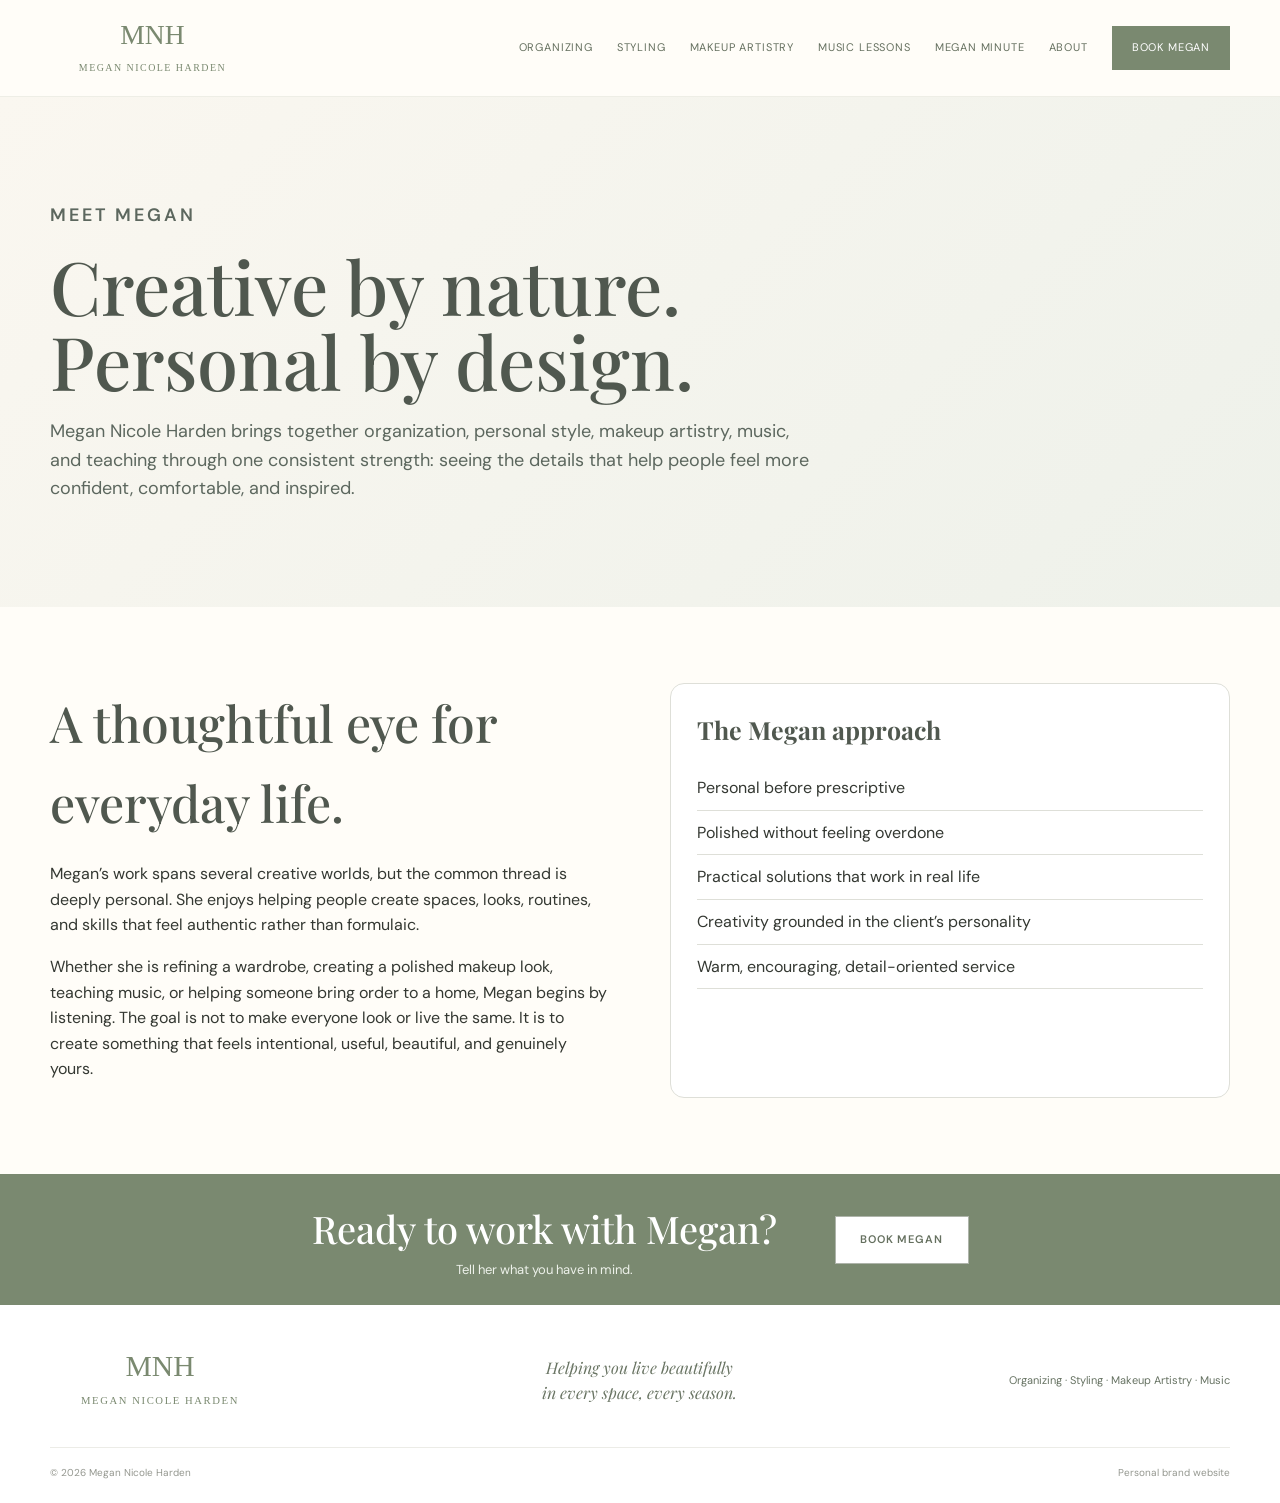
<file: about.html>
<!doctype html><html lang="en"><head><meta charset="utf-8"><meta name="viewport" content="width=device-width,initial-scale=1"><title>About Megan | Megan Nicole Harden</title><link rel="stylesheet" href="styles.css"></head><body><header class="site-header"><div class="shell header-inner"><a href="index.html"><img class="brand-logo" src="website-logo.svg" alt="Megan Nicole Harden"></a><button class="menu-toggle" data-menu-toggle aria-expanded="false"><span></span><span></span></button><nav class="nav" data-nav><a href="https://sage-stagehomeorganization.com/">Organizing</a><a href="styling.html">Styling</a><a href="makeup.html">Makeup Artistry</a><a href="music.html">Music Lessons</a><a href="megan-minute.html">Megan Minute</a><a href="about.html">About</a><a class="nav-cta" href="contact.html">Book Megan</a></nav></div></header><main><section class="page-hero"><div class="shell"><p class="mini">MEET MEGAN</p><h1>Creative by nature.<br>Personal by design.</h1><p>Megan Nicole Harden brings together organization, personal style, makeup artistry, music, and teaching through one consistent strength: seeing the details that help people feel more confident, comfortable, and inspired.</p></div></section><section class="page-section"><div class="shell two-col"><div><h2>A thoughtful eye for everyday life.</h2><p>Megan’s work spans several creative worlds, but the common thread is deeply personal. She enjoys helping people create spaces, looks, routines, and skills that feel authentic rather than formulaic.</p><p>Whether she is refining a wardrobe, creating a polished makeup look, teaching music, or helping someone bring order to a home, Megan begins by listening. The goal is not to make everyone look or live the same. It is to create something that feels intentional, useful, beautiful, and genuinely yours.</p></div><div class="info-card"><h3>The Megan approach</h3><ul class="checklist"><li>Personal before prescriptive</li><li>Polished without feeling overdone</li><li>Practical solutions that work in real life</li><li>Creativity grounded in the client’s personality</li><li>Warm, encouraging, detail-oriented service</li></ul></div></div></section><section class="cta"><div class="shell cta-inner"><div><h2>Ready to work with Megan?</h2><p>Tell her what you have in mind.</p></div><a class="btn secondary" href="contact.html">Book Megan</a></div></section></main><footer><div class="shell"><div class="footer-grid"><img class="footer-logo" src="website-logo.svg"><div class="footer-tag">Helping you live beautifully<br>in every space, every season.</div><div class="footer-right">Organizing · Styling · Makeup Artistry · Music</div></div><div class="footer-bottom"><span>© 2026 Megan Nicole Harden</span><span>Personal brand website</span></div></div></footer><script src="script.js"></script></body></html>
</file>
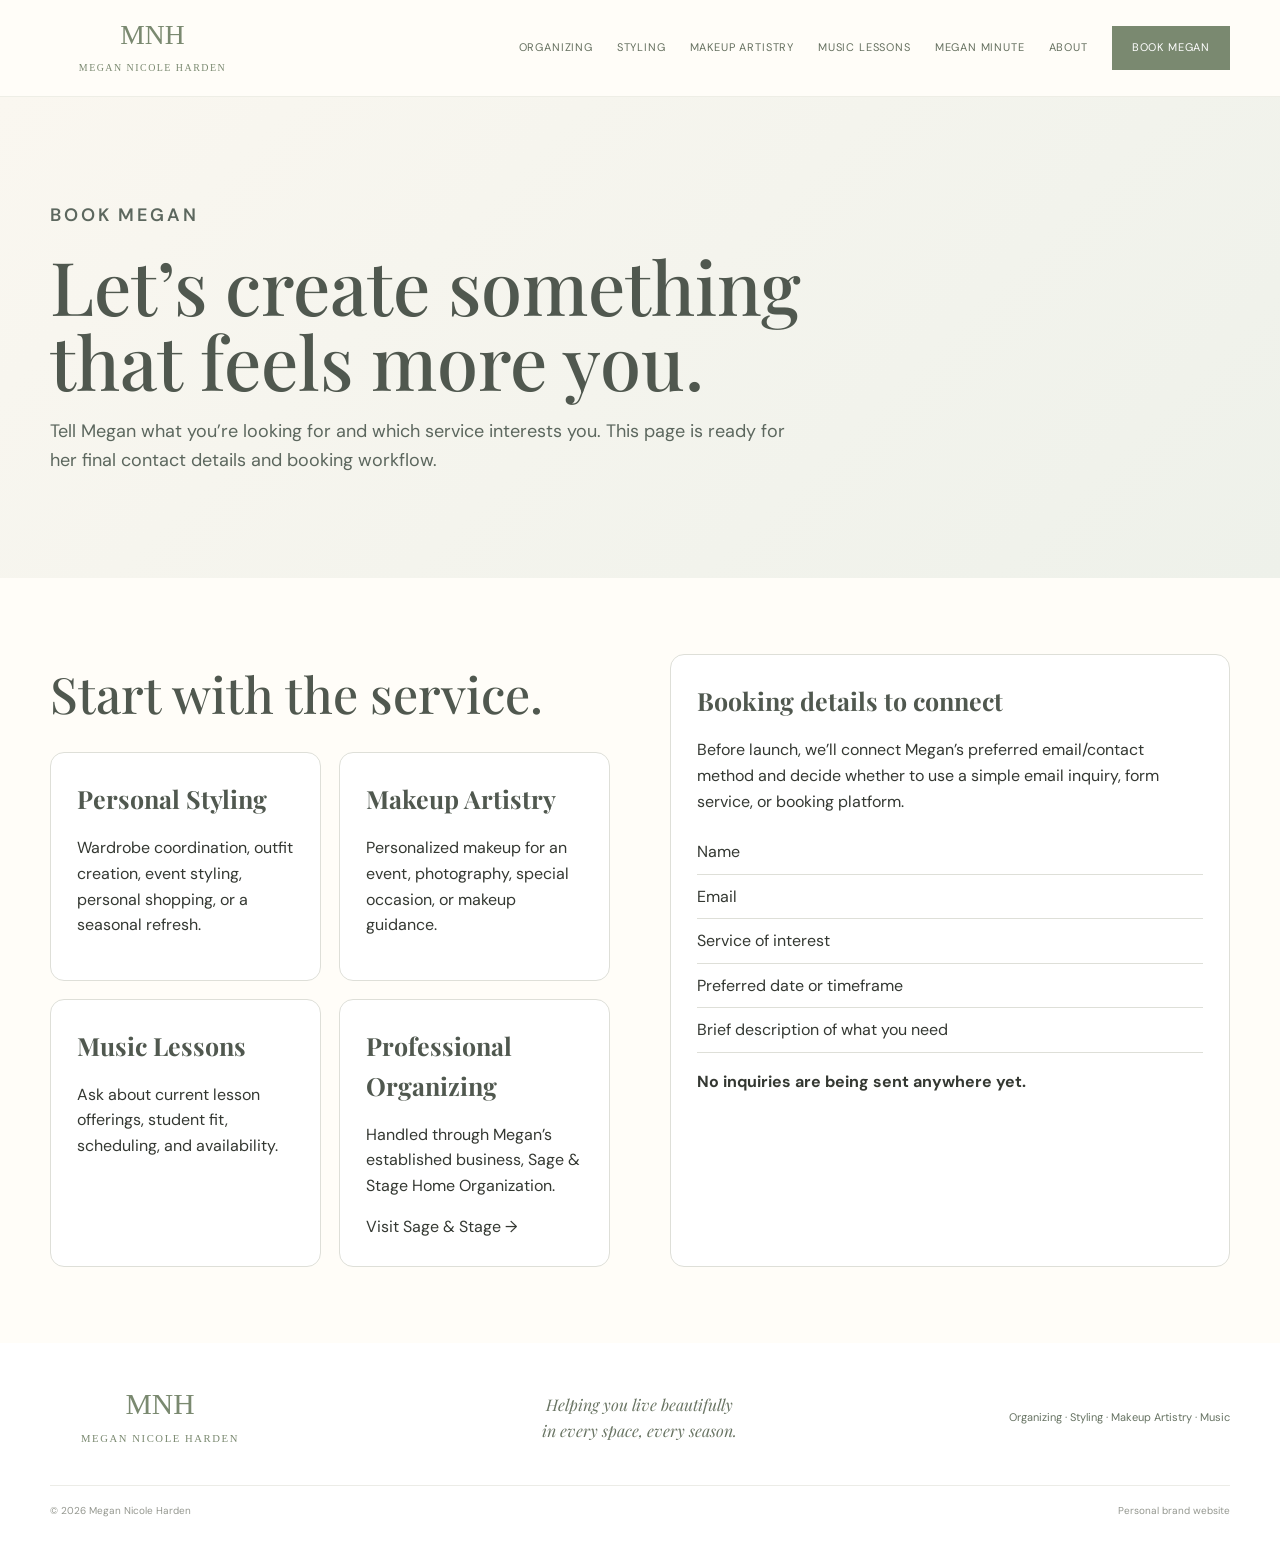
<file: contact.html>
<!doctype html><html lang="en"><head><meta charset="utf-8"><meta name="viewport" content="width=device-width,initial-scale=1"><title>Book Megan | Megan Nicole Harden</title><link rel="stylesheet" href="styles.css"></head><body><header class="site-header"><div class="shell header-inner"><a href="index.html"><img class="brand-logo" src="website-logo.svg" alt="Megan Nicole Harden"></a><button class="menu-toggle" data-menu-toggle aria-expanded="false"><span></span><span></span></button><nav class="nav" data-nav><a href="https://sage-stagehomeorganization.com/">Organizing</a><a href="styling.html">Styling</a><a href="makeup.html">Makeup Artistry</a><a href="music.html">Music Lessons</a><a href="megan-minute.html">Megan Minute</a><a href="about.html">About</a><a class="nav-cta" href="contact.html">Book Megan</a></nav></div></header><main><section class="page-hero"><div class="shell"><p class="mini">BOOK MEGAN</p><h1>Let’s create something<br>that feels more you.</h1><p>Tell Megan what you’re looking for and which service interests you. This page is ready for her final contact details and booking workflow.</p></div></section><section class="page-section"><div class="shell two-col"><div><h2>Start with the service.</h2><div class="three-col" style="grid-template-columns:1fr 1fr"><div class="info-card"><h3>Personal Styling</h3><p>Wardrobe coordination, outfit creation, event styling, personal shopping, or a seasonal refresh.</p></div><div class="info-card"><h3>Makeup Artistry</h3><p>Personalized makeup for an event, photography, special occasion, or makeup guidance.</p></div><div class="info-card"><h3>Music Lessons</h3><p>Ask about current lesson offerings, student fit, scheduling, and availability.</p></div><div class="info-card"><h3>Professional Organizing</h3><p>Handled through Megan’s established business, Sage &amp; Stage Home Organization.</p><a href="https://sage-stagehomeorganization.com/">Visit Sage &amp; Stage →</a></div></div></div><div class="info-card"><h3>Booking details to connect</h3><p>Before launch, we’ll connect Megan’s preferred email/contact method and decide whether to use a simple email inquiry, form service, or booking platform.</p><ul class="checklist"><li>Name</li><li>Email</li><li>Service of interest</li><li>Preferred date or timeframe</li><li>Brief description of what you need</li></ul><p><strong>No inquiries are being sent anywhere yet.</strong></p></div></div></section></main><footer><div class="shell"><div class="footer-grid"><img class="footer-logo" src="website-logo.svg"><div class="footer-tag">Helping you live beautifully<br>in every space, every season.</div><div class="footer-right">Organizing · Styling · Makeup Artistry · Music</div></div><div class="footer-bottom"><span>© 2026 Megan Nicole Harden</span><span>Personal brand website</span></div></div></footer><script src="script.js"></script></body></html>
</file>
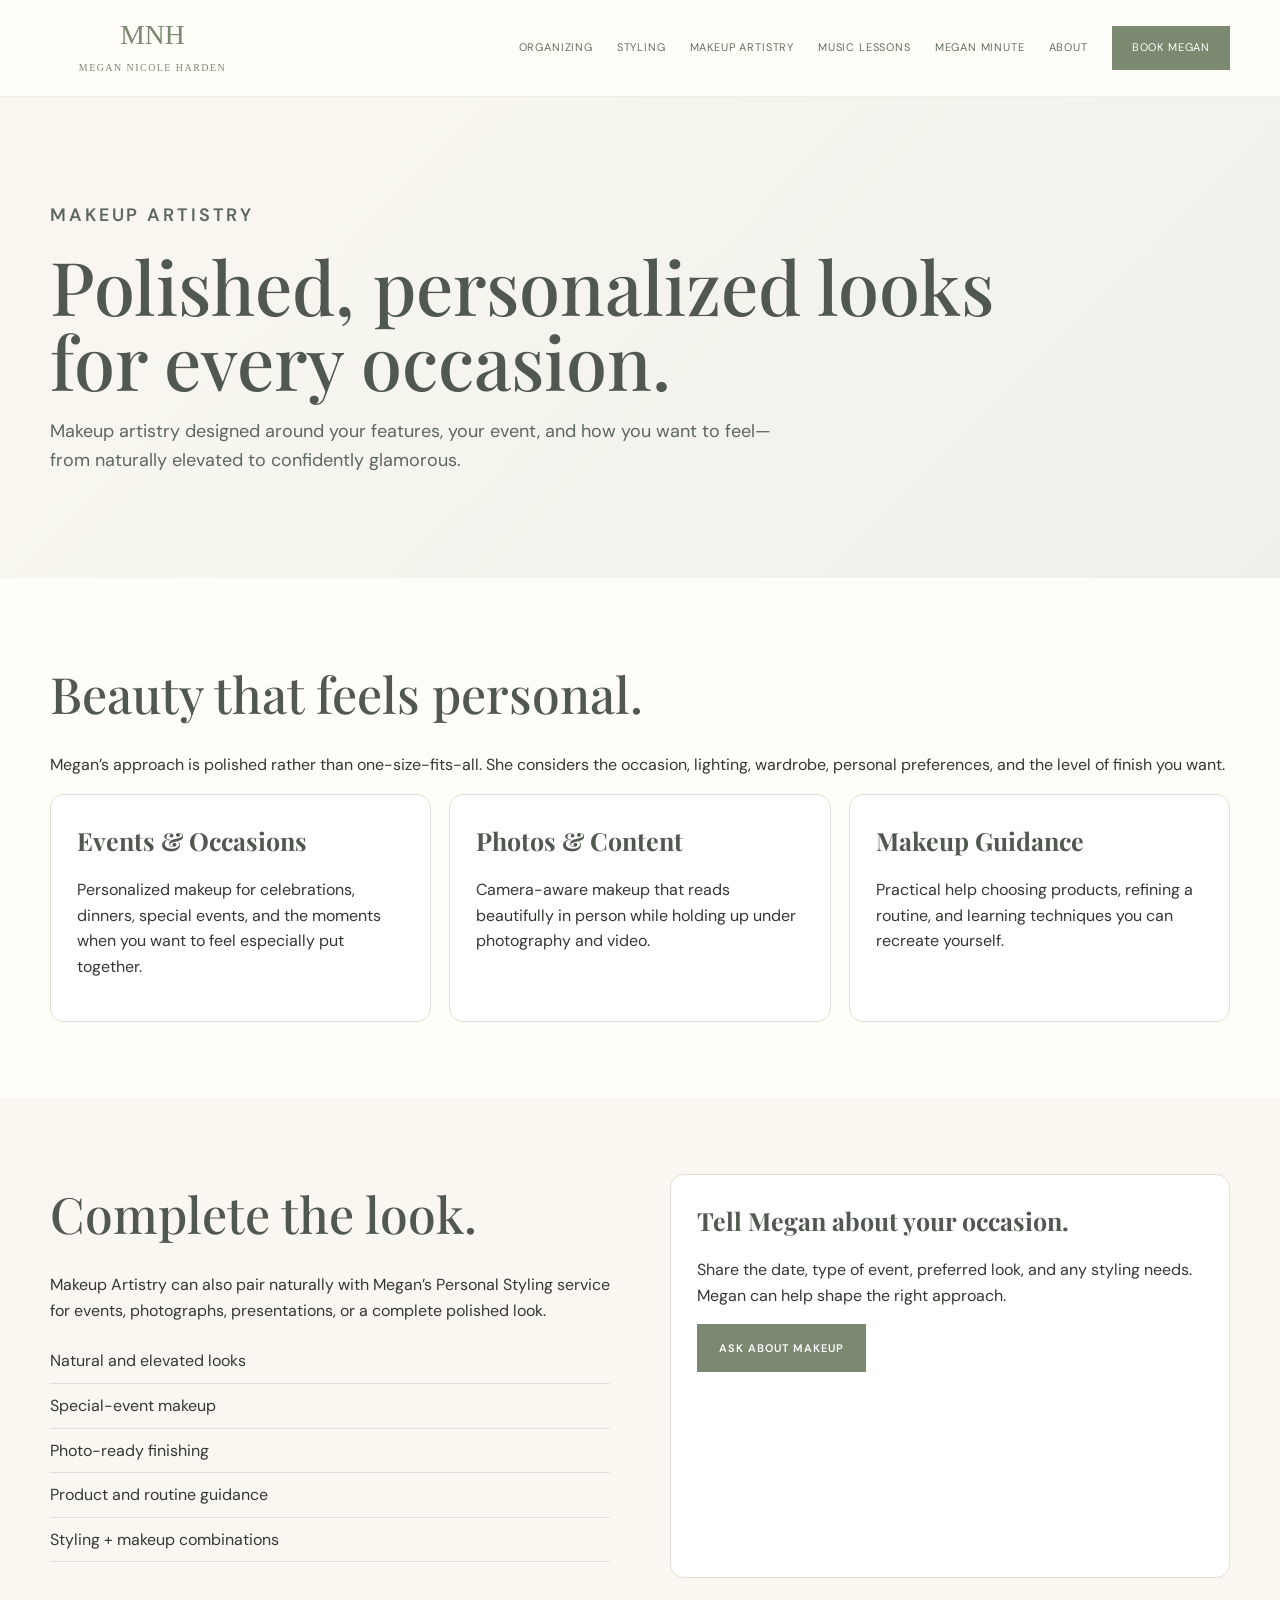
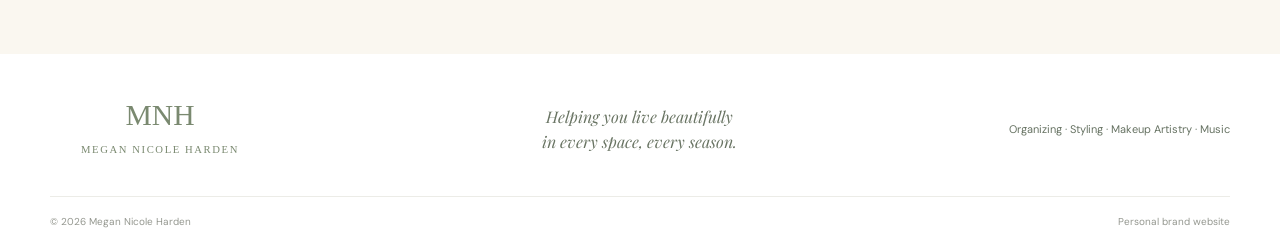
<file: makeup.html>
<!doctype html><html lang="en"><head><meta charset="utf-8"><meta name="viewport" content="width=device-width,initial-scale=1"><title>Makeup Artistry | Megan Nicole Harden</title><link rel="stylesheet" href="styles.css"></head><body><header class="site-header"><div class="shell header-inner"><a href="index.html"><img class="brand-logo" src="website-logo.svg" alt="Megan Nicole Harden"></a><button class="menu-toggle" data-menu-toggle aria-expanded="false"><span></span><span></span></button><nav class="nav" data-nav><a href="https://sage-stagehomeorganization.com/">Organizing</a><a href="styling.html">Styling</a><a href="makeup.html">Makeup Artistry</a><a href="music.html">Music Lessons</a><a href="megan-minute.html">Megan Minute</a><a href="about.html">About</a><a class="nav-cta" href="contact.html">Book Megan</a></nav></div></header><main><section class="page-hero"><div class="shell"><p class="mini">MAKEUP ARTISTRY</p><h1>Polished, personalized looks<br>for every occasion.</h1><p>Makeup artistry designed around your features, your event, and how you want to feel—from naturally elevated to confidently glamorous.</p></div></section><section class="page-section"><div class="shell"><h2>Beauty that feels personal.</h2><p>Megan’s approach is polished rather than one-size-fits-all. She considers the occasion, lighting, wardrobe, personal preferences, and the level of finish you want.</p><div class="three-col"><div class="info-card"><h3>Events & Occasions</h3><p>Personalized makeup for celebrations, dinners, special events, and the moments when you want to feel especially put together.</p></div><div class="info-card"><h3>Photos & Content</h3><p>Camera-aware makeup that reads beautifully in person while holding up under photography and video.</p></div><div class="info-card"><h3>Makeup Guidance</h3><p>Practical help choosing products, refining a routine, and learning techniques you can recreate yourself.</p></div></div></div></section><section class="page-section alt"><div class="shell two-col"><div><h2>Complete the look.</h2><p>Makeup Artistry can also pair naturally with Megan’s Personal Styling service for events, photographs, presentations, or a complete polished look.</p><ul class="checklist"><li>Natural and elevated looks</li><li>Special-event makeup</li><li>Photo-ready finishing</li><li>Product and routine guidance</li><li>Styling + makeup combinations</li></ul></div><div class="info-card"><h3>Tell Megan about your occasion.</h3><p>Share the date, type of event, preferred look, and any styling needs. Megan can help shape the right approach.</p><a class="btn primary" href="contact.html">Ask About Makeup</a></div></div></section></main><footer><div class="shell"><div class="footer-grid"><img class="footer-logo" src="website-logo.svg"><div class="footer-tag">Helping you live beautifully<br>in every space, every season.</div><div class="footer-right">Organizing · Styling · Makeup Artistry · Music</div></div><div class="footer-bottom"><span>© 2026 Megan Nicole Harden</span><span>Personal brand website</span></div></div></footer><script src="script.js"></script></body></html>
</file>
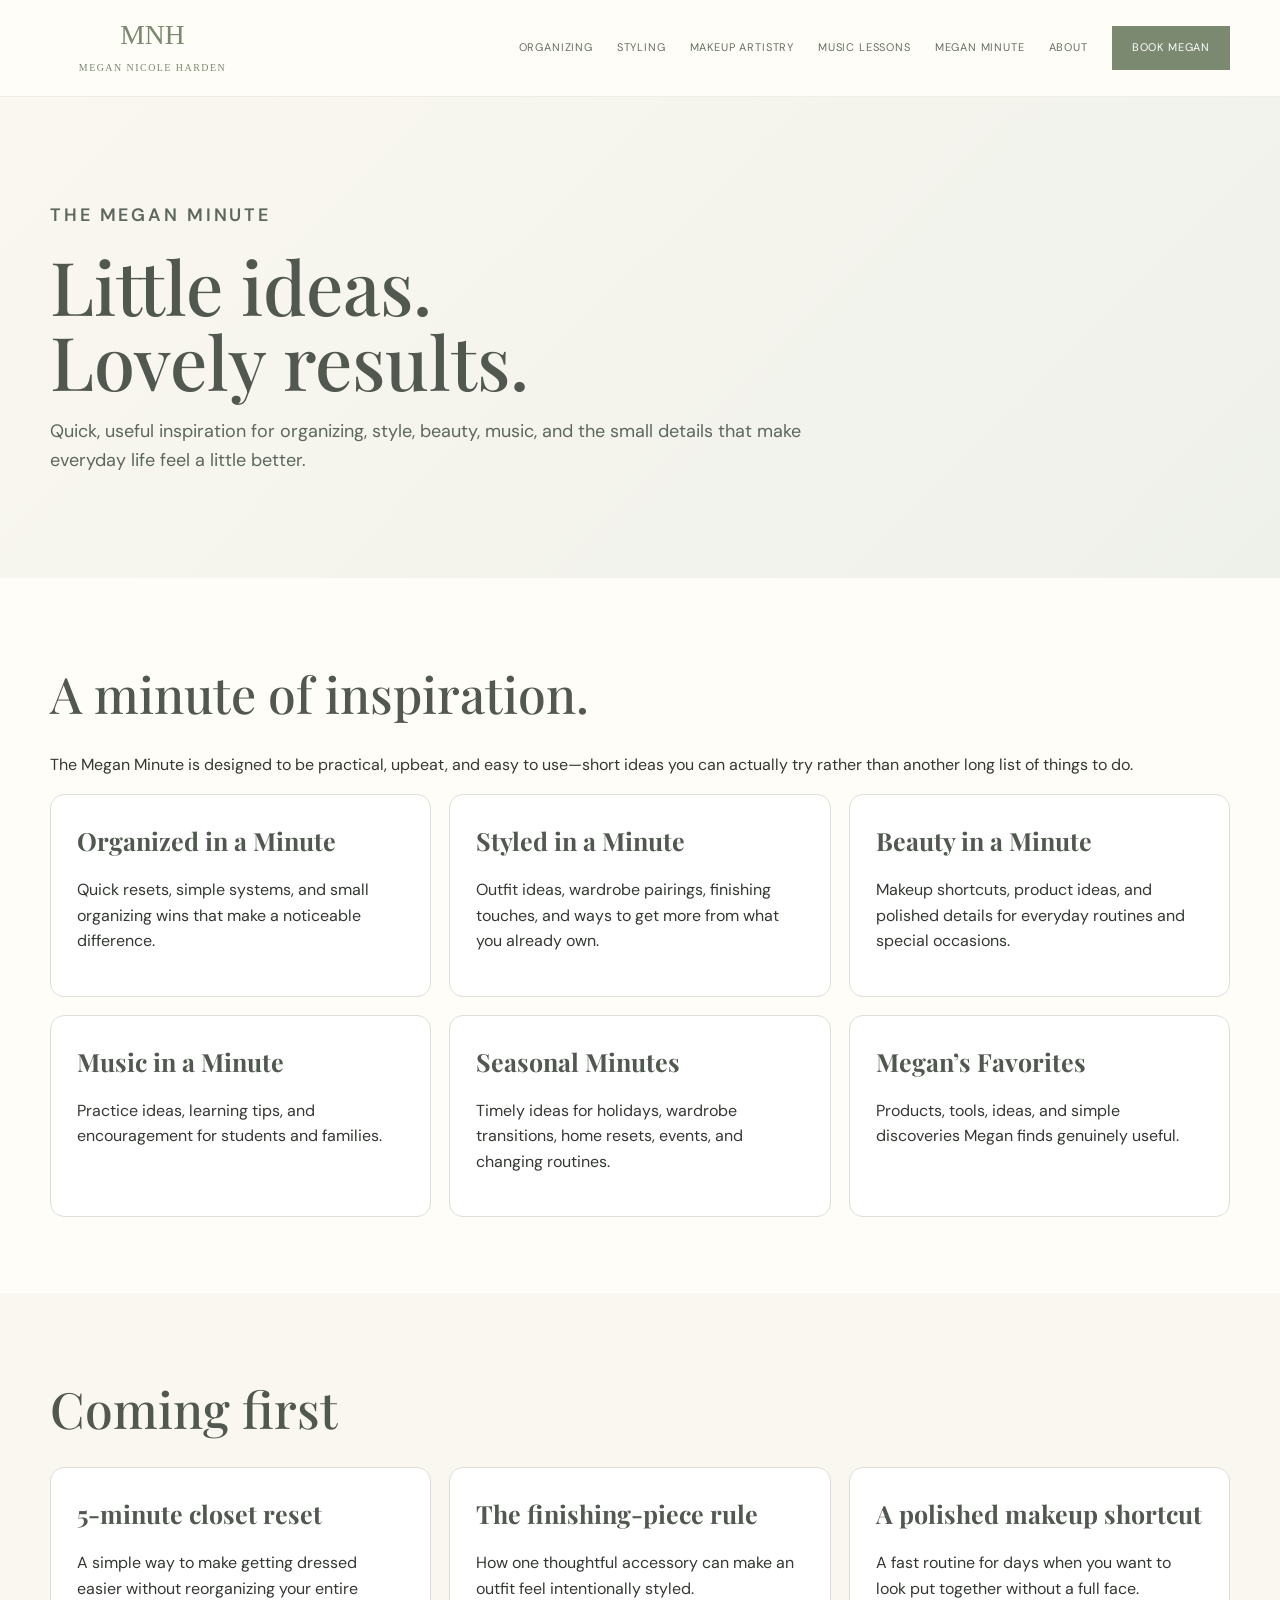
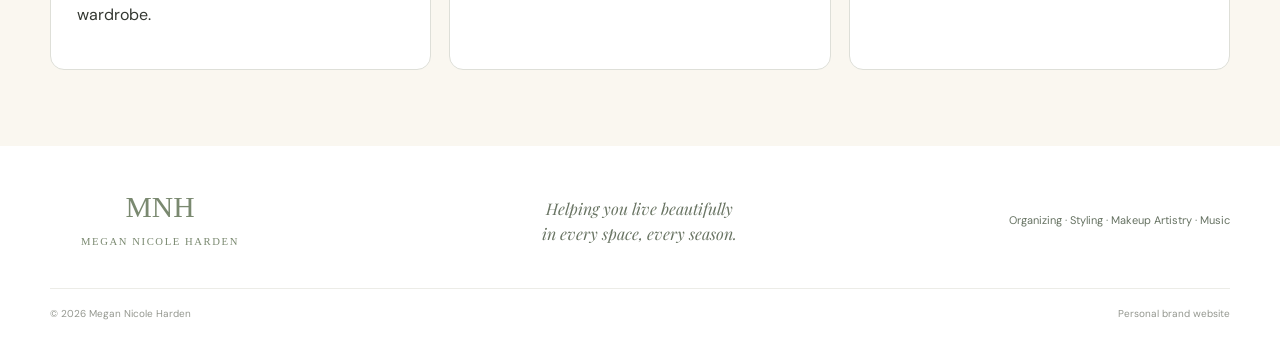
<file: megan-minute.html>
<!doctype html><html lang="en"><head><meta charset="utf-8"><meta name="viewport" content="width=device-width,initial-scale=1"><title>The Megan Minute | Megan Nicole Harden</title><link rel="stylesheet" href="styles.css"></head><body><header class="site-header"><div class="shell header-inner"><a href="index.html"><img class="brand-logo" src="website-logo.svg" alt="Megan Nicole Harden"></a><button class="menu-toggle" data-menu-toggle aria-expanded="false"><span></span><span></span></button><nav class="nav" data-nav><a href="https://sage-stagehomeorganization.com/">Organizing</a><a href="styling.html">Styling</a><a href="makeup.html">Makeup Artistry</a><a href="music.html">Music Lessons</a><a href="megan-minute.html">Megan Minute</a><a href="about.html">About</a><a class="nav-cta" href="contact.html">Book Megan</a></nav></div></header><main><section class="page-hero"><div class="shell"><p class="mini">THE MEGAN MINUTE</p><h1>Little ideas.<br>Lovely results.</h1><p>Quick, useful inspiration for organizing, style, beauty, music, and the small details that make everyday life feel a little better.</p></div></section><section class="page-section"><div class="shell"><h2>A minute of inspiration.</h2><p>The Megan Minute is designed to be practical, upbeat, and easy to use—short ideas you can actually try rather than another long list of things to do.</p><div class="three-col"><div class="info-card"><h3>Organized in a Minute</h3><p>Quick resets, simple systems, and small organizing wins that make a noticeable difference.</p></div><div class="info-card"><h3>Styled in a Minute</h3><p>Outfit ideas, wardrobe pairings, finishing touches, and ways to get more from what you already own.</p></div><div class="info-card"><h3>Beauty in a Minute</h3><p>Makeup shortcuts, product ideas, and polished details for everyday routines and special occasions.</p></div><div class="info-card"><h3>Music in a Minute</h3><p>Practice ideas, learning tips, and encouragement for students and families.</p></div><div class="info-card"><h3>Seasonal Minutes</h3><p>Timely ideas for holidays, wardrobe transitions, home resets, events, and changing routines.</p></div><div class="info-card"><h3>Megan’s Favorites</h3><p>Products, tools, ideas, and simple discoveries Megan finds genuinely useful.</p></div></div></div></section><section class="page-section alt"><div class="shell"><h2>Coming first</h2><div class="three-col"><div class="info-card"><h3>5-minute closet reset</h3><p>A simple way to make getting dressed easier without reorganizing your entire wardrobe.</p></div><div class="info-card"><h3>The finishing-piece rule</h3><p>How one thoughtful accessory can make an outfit feel intentionally styled.</p></div><div class="info-card"><h3>A polished makeup shortcut</h3><p>A fast routine for days when you want to look put together without a full face.</p></div></div></div></section></main><footer><div class="shell"><div class="footer-grid"><img class="footer-logo" src="website-logo.svg"><div class="footer-tag">Helping you live beautifully<br>in every space, every season.</div><div class="footer-right">Organizing · Styling · Makeup Artistry · Music</div></div><div class="footer-bottom"><span>© 2026 Megan Nicole Harden</span><span>Personal brand website</span></div></div></footer><script src="script.js"></script></body></html>
</file>
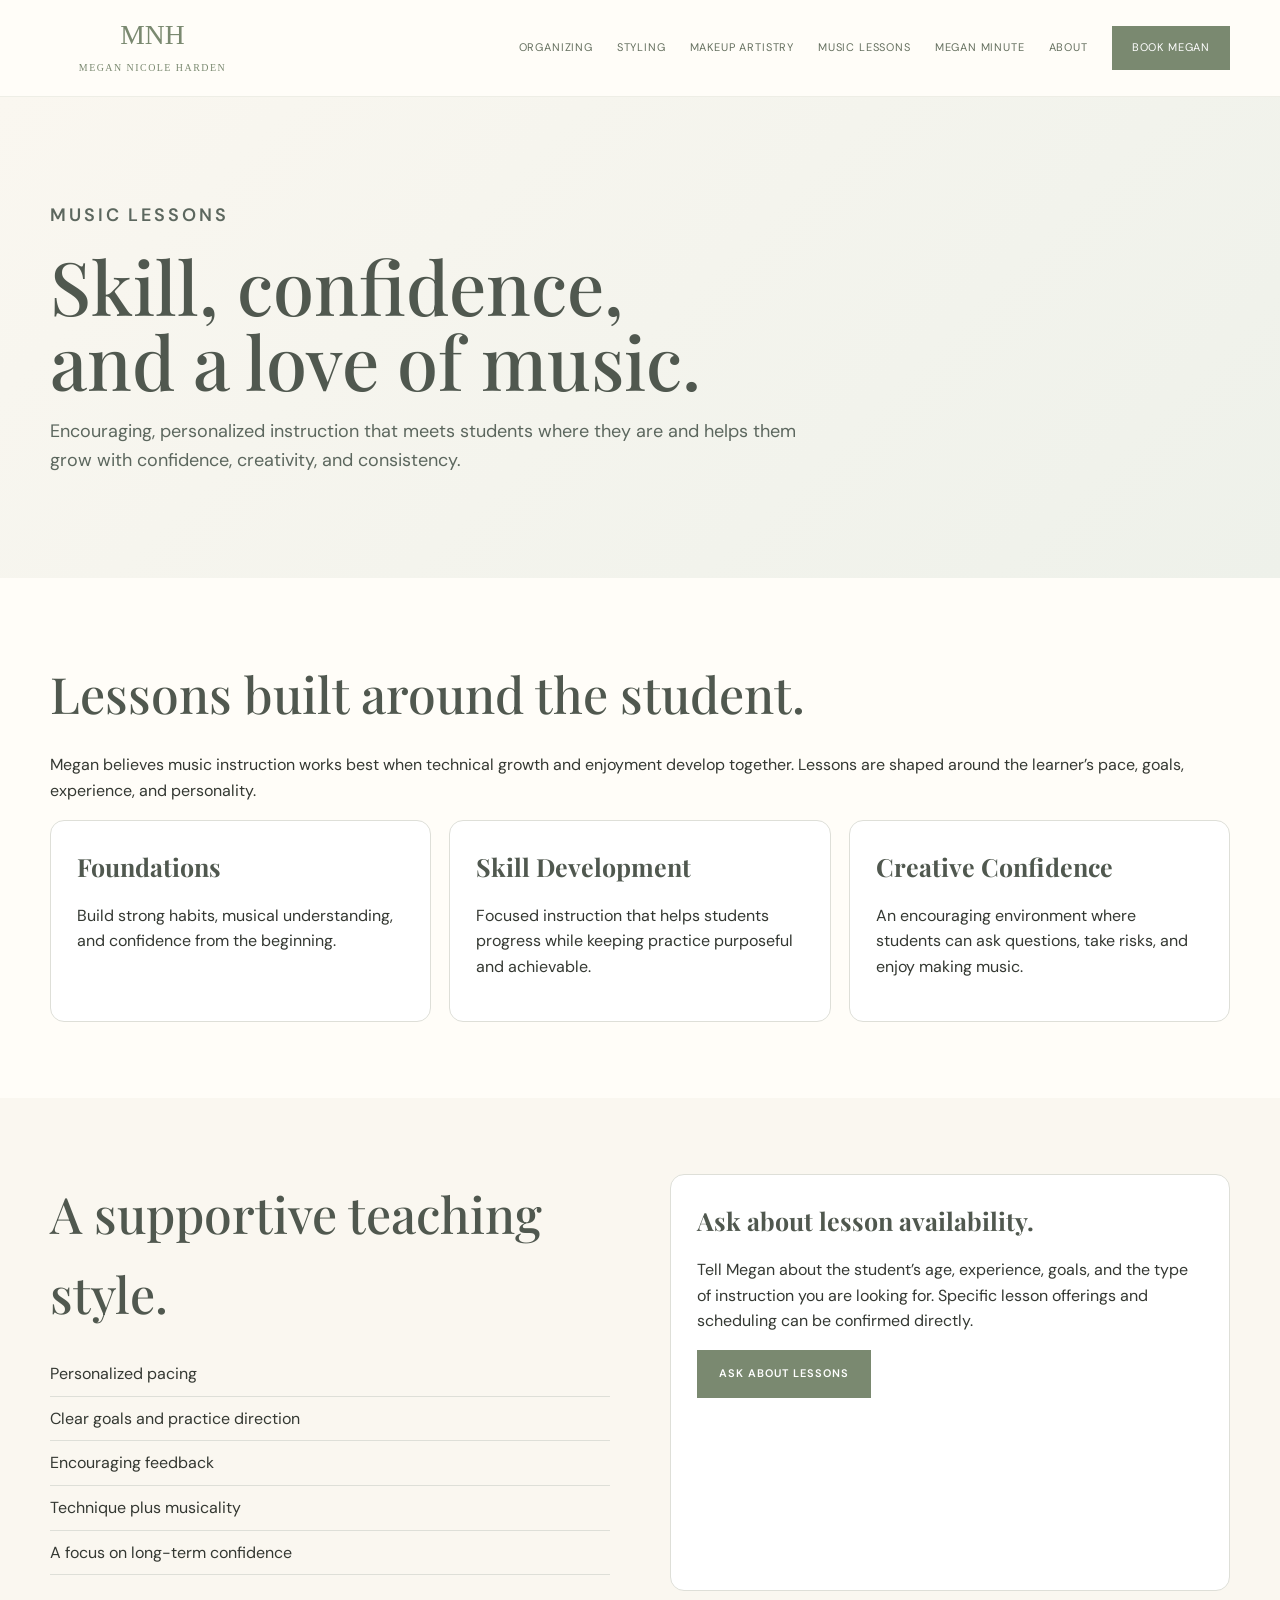
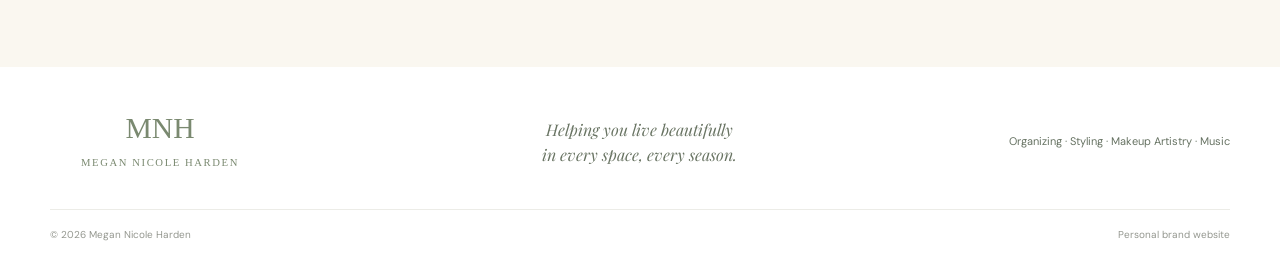
<file: music.html>
<!doctype html><html lang="en"><head><meta charset="utf-8"><meta name="viewport" content="width=device-width,initial-scale=1"><title>Music Lessons | Megan Nicole Harden</title><link rel="stylesheet" href="styles.css"></head><body><header class="site-header"><div class="shell header-inner"><a href="index.html"><img class="brand-logo" src="website-logo.svg" alt="Megan Nicole Harden"></a><button class="menu-toggle" data-menu-toggle aria-expanded="false"><span></span><span></span></button><nav class="nav" data-nav><a href="https://sage-stagehomeorganization.com/">Organizing</a><a href="styling.html">Styling</a><a href="makeup.html">Makeup Artistry</a><a href="music.html">Music Lessons</a><a href="megan-minute.html">Megan Minute</a><a href="about.html">About</a><a class="nav-cta" href="contact.html">Book Megan</a></nav></div></header><main><section class="page-hero"><div class="shell"><p class="mini">MUSIC LESSONS</p><h1>Skill, confidence,<br>and a love of music.</h1><p>Encouraging, personalized instruction that meets students where they are and helps them grow with confidence, creativity, and consistency.</p></div></section><section class="page-section"><div class="shell"><h2>Lessons built around the student.</h2><p>Megan believes music instruction works best when technical growth and enjoyment develop together. Lessons are shaped around the learner’s pace, goals, experience, and personality.</p><div class="three-col"><div class="info-card"><h3>Foundations</h3><p>Build strong habits, musical understanding, and confidence from the beginning.</p></div><div class="info-card"><h3>Skill Development</h3><p>Focused instruction that helps students progress while keeping practice purposeful and achievable.</p></div><div class="info-card"><h3>Creative Confidence</h3><p>An encouraging environment where students can ask questions, take risks, and enjoy making music.</p></div></div></div></section><section class="page-section alt"><div class="shell two-col"><div><h2>A supportive teaching style.</h2><ul class="checklist"><li>Personalized pacing</li><li>Clear goals and practice direction</li><li>Encouraging feedback</li><li>Technique plus musicality</li><li>A focus on long-term confidence</li></ul></div><div class="info-card"><h3>Ask about lesson availability.</h3><p>Tell Megan about the student’s age, experience, goals, and the type of instruction you are looking for. Specific lesson offerings and scheduling can be confirmed directly.</p><a class="btn primary" href="contact.html">Ask About Lessons</a></div></div></section></main><footer><div class="shell"><div class="footer-grid"><img class="footer-logo" src="website-logo.svg"><div class="footer-tag">Helping you live beautifully<br>in every space, every season.</div><div class="footer-right">Organizing · Styling · Makeup Artistry · Music</div></div><div class="footer-bottom"><span>© 2026 Megan Nicole Harden</span><span>Personal brand website</span></div></div></footer><script src="script.js"></script></body></html>
</file>
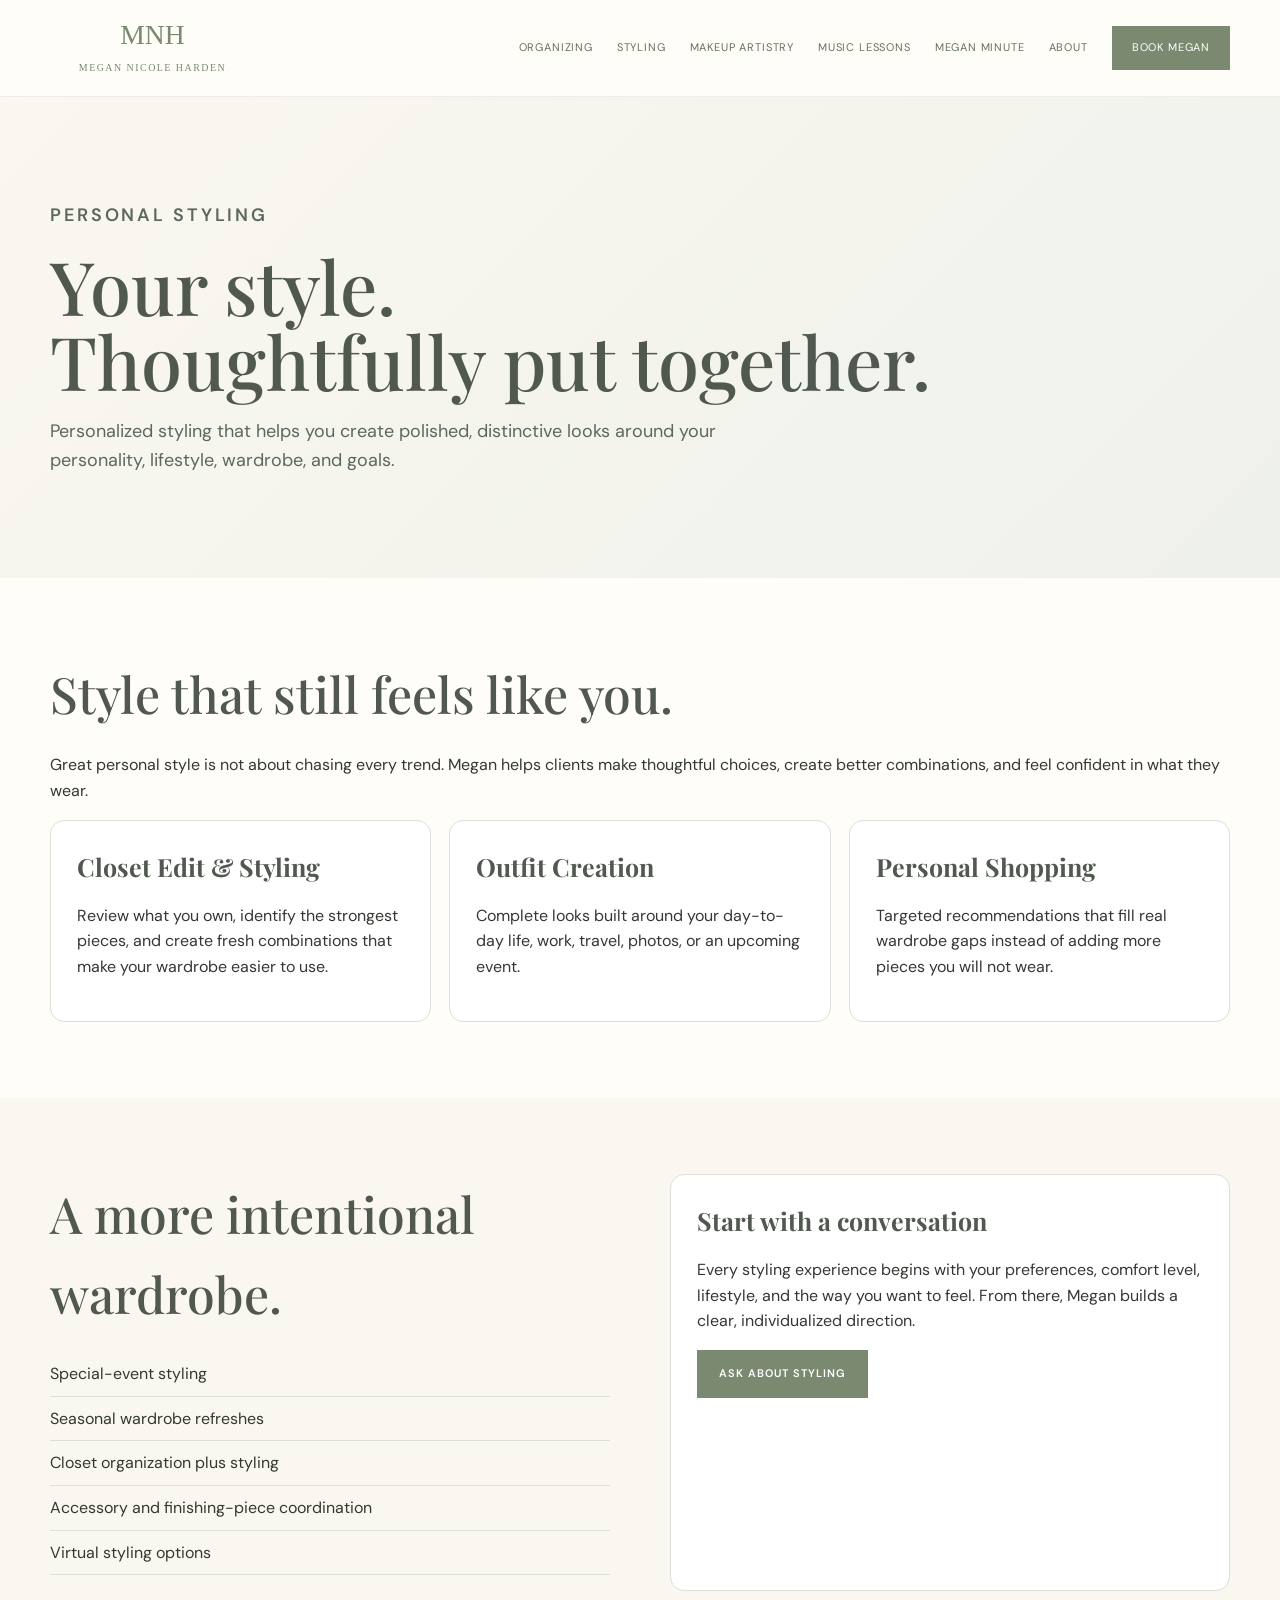
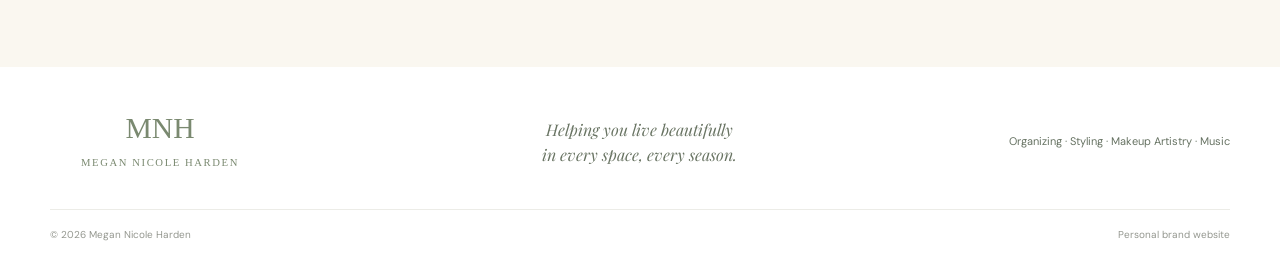
<file: styling.html>
<!doctype html><html lang="en"><head><meta charset="utf-8"><meta name="viewport" content="width=device-width,initial-scale=1"><title>Personal Styling | Megan Nicole Harden</title><link rel="stylesheet" href="styles.css"></head><body><header class="site-header"><div class="shell header-inner"><a href="index.html"><img class="brand-logo" src="website-logo.svg" alt="Megan Nicole Harden"></a><button class="menu-toggle" data-menu-toggle aria-expanded="false"><span></span><span></span></button><nav class="nav" data-nav><a href="https://sage-stagehomeorganization.com/">Organizing</a><a href="styling.html">Styling</a><a href="makeup.html">Makeup Artistry</a><a href="music.html">Music Lessons</a><a href="megan-minute.html">Megan Minute</a><a href="about.html">About</a><a class="nav-cta" href="contact.html">Book Megan</a></nav></div></header><main><section class="page-hero"><div class="shell"><p class="mini">PERSONAL STYLING</p><h1>Your style.<br>Thoughtfully put together.</h1><p>Personalized styling that helps you create polished, distinctive looks around your personality, lifestyle, wardrobe, and goals.</p></div></section><section class="page-section"><div class="shell"><h2>Style that still feels like you.</h2><p>Great personal style is not about chasing every trend. Megan helps clients make thoughtful choices, create better combinations, and feel confident in what they wear.</p><div class="three-col"><div class="info-card"><h3>Closet Edit & Styling</h3><p>Review what you own, identify the strongest pieces, and create fresh combinations that make your wardrobe easier to use.</p></div><div class="info-card"><h3>Outfit Creation</h3><p>Complete looks built around your day-to-day life, work, travel, photos, or an upcoming event.</p></div><div class="info-card"><h3>Personal Shopping</h3><p>Targeted recommendations that fill real wardrobe gaps instead of adding more pieces you will not wear.</p></div></div></div></section><section class="page-section alt"><div class="shell two-col"><div><h2>A more intentional wardrobe.</h2><ul class="checklist"><li>Special-event styling</li><li>Seasonal wardrobe refreshes</li><li>Closet organization plus styling</li><li>Accessory and finishing-piece coordination</li><li>Virtual styling options</li></ul></div><div class="info-card"><h3>Start with a conversation</h3><p>Every styling experience begins with your preferences, comfort level, lifestyle, and the way you want to feel. From there, Megan builds a clear, individualized direction.</p><a class="btn primary" href="contact.html">Ask About Styling</a></div></div></section></main><footer><div class="shell"><div class="footer-grid"><img class="footer-logo" src="website-logo.svg"><div class="footer-tag">Helping you live beautifully<br>in every space, every season.</div><div class="footer-right">Organizing · Styling · Makeup Artistry · Music</div></div><div class="footer-bottom"><span>© 2026 Megan Nicole Harden</span><span>Personal brand website</span></div></div></footer><script src="script.js"></script></body></html>
</file>
<file: styles.css>
@import url('https://fonts.googleapis.com/css2?family=DM+Sans:wght@400;500;600;700&family=Playfair+Display:ital,wght@0,500;0,600;1,500&display=swap');
:root{--sage:#7a8970;--sage-dark:#5f6e59;--sage-deep:#4d5d4c;--cream:#faf7f0;--ivory:#fffdf8;--ink:#343832;--muted:#6a6e68;--line:#dedfd8;--serif:'Playfair Display',Georgia,serif;--sans:'DM Sans',Arial,sans-serif}*{box-sizing:border-box}html{scroll-behavior:smooth}body{margin:0;background:var(--ivory);color:var(--ink);font-family:var(--sans);line-height:1.6}a{color:inherit;text-decoration:none}img{max-width:100%;display:block}.shell{width:min(1180px,calc(100% - 48px));margin:auto}.site-header{position:sticky;top:0;z-index:50;background:rgba(255,253,248,.97);backdrop-filter:blur(10px);border-bottom:1px solid rgba(122,137,112,.13)}.header-inner{min-height:96px;display:flex;align-items:center;justify-content:space-between;gap:28px}.brand-logo{width:205px}.nav{display:flex;align-items:center;gap:24px;font-size:11px;letter-spacing:.075em;text-transform:uppercase;color:#65705f}.nav a:hover{color:var(--sage-deep)}.nav-cta{background:var(--sage);color:#fff!important;padding:13px 20px}.menu-toggle{display:none;background:none;border:0;padding:10px}.menu-toggle span{display:block;width:24px;height:1px;background:var(--sage-deep);margin:6px 0}.hero{background:linear-gradient(90deg,#fbf8f2 0,#fbf8f2 44%,#f0f1eb 68%,#e8ece4 100%)}.hero-grid{display:grid;grid-template-columns:1fr 1.08fr;min-height:620px}.hero-copy{padding:78px 58px 68px 0;display:flex;flex-direction:column;justify-content:center}.hero h1{font-family:var(--serif);font-size:clamp(52px,5.5vw,78px);line-height:.99;letter-spacing:-.035em;font-weight:500;color:#657a64;margin:0}.hero h1 em{color:#5e735e}.rule{width:76px;border-top:1px solid #8c978a;margin:28px 0 24px}.hero-lede{font-size:16px;line-height:1.7;max-width:520px;margin:0 0 27px}.actions{display:flex;gap:14px;flex-wrap:wrap}.btn{display:inline-flex;align-items:center;justify-content:center;min-height:48px;padding:0 21px;font-size:11px;font-weight:600;letter-spacing:.09em;text-transform:uppercase}.primary{background:var(--sage);color:#fff;border:1px solid var(--sage)}.secondary{background:#fff;color:#65705f;border:1px solid #aeb4aa}.hero-photo{min-height:620px;position:relative;overflow:hidden}.hero-photo img{position:absolute;inset:0;width:100%;height:100%;object-fit:cover;object-position:center 28%}.services{padding:44px 0 76px;background:#fff}.kicker{text-align:center;color:var(--sage);font-size:10px;letter-spacing:.19em;text-transform:uppercase;font-weight:600}.services h2,.page-hero h1,.page-section h2{font-family:var(--serif);font-weight:500;color:#50584f}.services h2{font-size:clamp(36px,4.4vw,52px);text-align:center;margin:0 0 30px}.title-rule{width:94px;height:1px;background:#d0d5ce;margin:-17px auto 25px}.cards{display:grid;grid-template-columns:repeat(5,1fr);gap:16px}.card{display:flex;flex-direction:column;border:1px solid #e3e4de;border-radius:10px;background:#fff;padding:14px 13px 20px;text-align:center;box-shadow:0 8px 22px rgba(67,77,65,.045);min-height:325px;transition:.2s}.card:hover{transform:translateY(-4px);box-shadow:0 15px 35px rgba(67,77,65,.08)}.card-art{height:142px;border-radius:78px 78px 5px 5px;overflow:hidden;margin-bottom:13px;background:#edf0e9}.card-art img{width:100%;height:100%;object-fit:cover}.card h3{font-family:var(--serif);font-size:24px;line-height:1.08;font-weight:500;color:#525951;margin:0 0 10px}.card p{font-size:12.5px;line-height:1.48;color:#555b55;margin:0 auto 16px;max-width:185px}.learn{margin-top:auto;font-size:10px;text-transform:uppercase;letter-spacing:.1em;color:#687663;font-weight:600}.story{background:linear-gradient(90deg,#faf7f1,#fcfaf5);padding:52px 0 44px}.story-grid{display:grid;grid-template-columns:1fr 1fr}.panel{padding:12px 48px}.panel:first-child{border-right:1px solid #d3d5cf}.mini{color:var(--sage);font-size:10px;letter-spacing:.16em;text-transform:uppercase;font-weight:600}.panel h2{font-family:var(--serif);font-size:clamp(32px,3.8vw,47px);line-height:1.06;font-weight:500;color:#50574e;margin:6px 0 17px}.panel p{font-size:14px;line-height:1.65;color:#4f544f;max-width:470px}.cta{background:var(--sage);color:#fff;padding:25px 0}.cta-inner{display:flex;align-items:center;justify-content:center;gap:58px;text-align:center}.cta h2{font-family:var(--serif);font-size:clamp(28px,3vw,38px);font-weight:500;margin:0}.cta p{margin:0;font-size:13px;color:#edf1ea}.cta .secondary{min-width:134px}.page-hero{background:linear-gradient(135deg,var(--cream),#eef1ea);padding:86px 0}.page-hero h1{font-size:clamp(48px,6vw,74px);line-height:1.02;margin:0 0 18px}.page-hero p{font-size:18px;color:#5c675e;max-width:760px}.page-section{padding:76px 0}.page-section.alt{background:var(--cream)}.page-section h2{font-size:clamp(34px,4vw,50px);margin:0 0 18px}.two-col{display:grid;grid-template-columns:1fr 1fr;gap:60px}.three-col{display:grid;grid-template-columns:repeat(3,1fr);gap:18px}.info-card{background:#fff;border:1px solid var(--line);border-radius:14px;padding:26px}.info-card h3{font-family:var(--serif);font-size:25px;margin:0 0 10px;color:#50584f}.checklist{list-style:none;padding:0}.checklist li{padding:9px 0;border-bottom:1px solid var(--line)}footer{background:#fff;padding:33px 0 22px}.footer-grid{display:grid;grid-template-columns:1.15fr 1fr 1.15fr;gap:30px;align-items:center}.footer-logo{width:220px}.footer-tag{font-family:var(--serif);font-style:italic;text-align:center;color:#697463}.footer-right{text-align:right;font-size:11px;color:#667262}.footer-bottom{border-top:1px solid #ecece7;margin-top:25px;padding-top:17px;display:flex;justify-content:space-between;font-size:10px;color:#94978f}@media(max-width:1030px){.nav{gap:14px;font-size:10px}.cards{grid-template-columns:repeat(3,1fr)}}@media(max-width:820px){.menu-toggle{display:block}.nav{display:none;position:absolute;top:96px;left:0;right:0;background:#fff;flex-direction:column;align-items:stretch;padding:16px 24px}.nav.open{display:flex}.hero-grid{grid-template-columns:1fr}.hero-copy{padding:58px 0 46px}.hero-photo{min-height:500px}.cards{grid-template-columns:repeat(2,1fr)}.story-grid,.two-col,.three-col{grid-template-columns:1fr}.panel{padding:24px 0}.panel:first-child{border-right:0;border-bottom:1px solid #d3d5cf}.cta-inner{flex-direction:column;gap:18px}.footer-grid{grid-template-columns:1fr;text-align:center}.footer-logo{margin:auto}.footer-right{text-align:center}}@media(max-width:560px){.shell{width:min(100% - 30px,1180px)}.brand-logo{width:160px}.hero h1{font-size:47px}.hero-photo{min-height:390px}.cards{grid-template-columns:1fr}.card-art{height:190px}.footer-bottom{flex-direction:column;text-align:center;gap:8px}}
</file>
